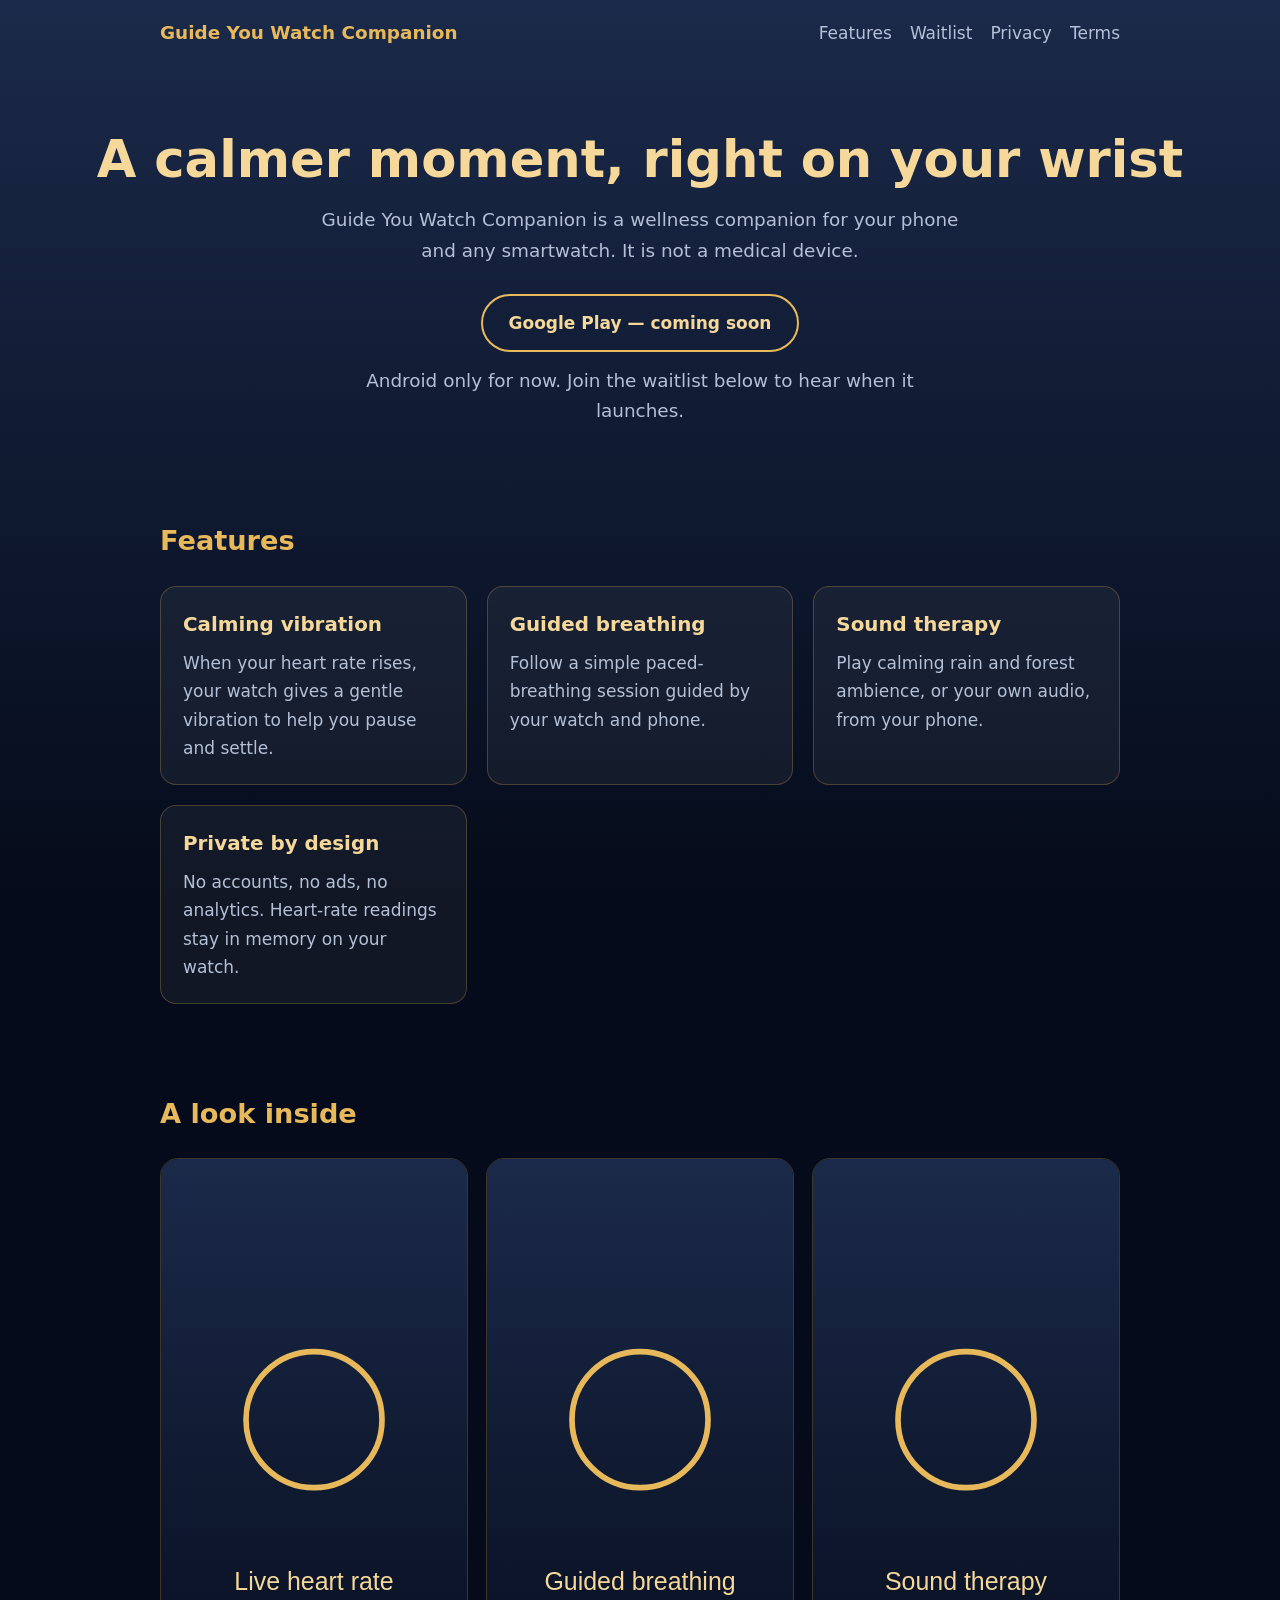
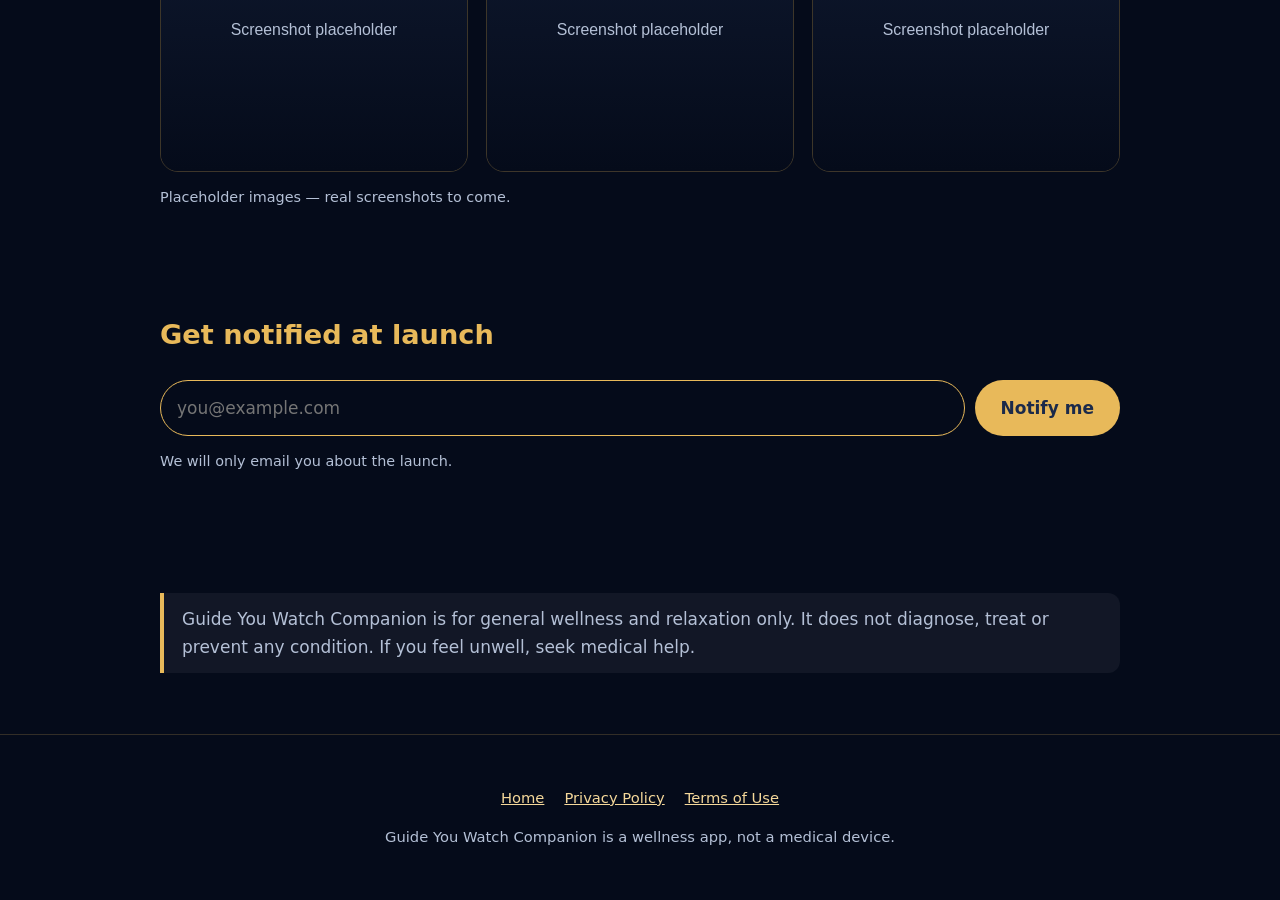
<file: index.html>
<!doctype html>
<html lang="en"><head><meta charset="utf-8"><meta name="viewport" content="width=device-width,initial-scale=1">
<title>Guide You Watch Companion</title>
<meta name="description" content="A wellness companion for your phone and any smartwatch: calming vibration on elevated heart rate, guided breathing and sound therapy.">
<meta property="og:type" content="website"><meta property="og:site_name" content="Guide You Watch Companion"><meta property="og:title" content="Guide You Watch Companion"><meta property="og:description" content="A wellness companion for your phone and any smartwatch: calming vibration on elevated heart rate, guided breathing and sound therapy."><meta property="og:url" content="https://ayushkaf.github.io/guideyou-watch-companion-website/"><meta property="og:image" content="https://ayushkaf.github.io/guideyou-watch-companion-website/assets/og-image.png"><meta name="twitter:card" content="summary_large_image"><link rel="canonical" href="https://ayushkaf.github.io/guideyou-watch-companion-website/"><link rel="icon" href="favicon.svg" type="image/svg+xml"><link rel="stylesheet" href="style.css"></head><body>
<header class="site"><div class="wrap"><a class="brand" href="index.html">Guide You Watch Companion</a><nav aria-label="Main"><a href="#features">Features</a><a href="#waitlist">Waitlist</a><a href="privacy.html">Privacy</a><a href="terms.html">Terms</a></nav></div></header>
<main>
<div class="hero"><h1>A calmer moment, right on your wrist</h1>
<p>Guide You Watch Companion is a wellness companion for your phone and any smartwatch. It is not a medical device.</p>
<span class="btn off">Google Play &mdash; coming soon</span>
<p class="note">Android only for now. Join the waitlist below to hear when it launches.</p></div>
<section id="features"><div class="wrap"><h2>Features</h2><div class="grid">
<div class="card"><h3>Calming vibration</h3><p>When your heart rate rises, your watch gives a gentle vibration to help you pause and settle.</p></div>
<div class="card"><h3>Guided breathing</h3><p>Follow a simple paced-breathing session guided by your watch and phone.</p></div>
<div class="card"><h3>Sound therapy</h3><p>Play calming rain and forest ambience, or your own audio, from your phone.</p></div>
<div class="card"><h3>Private by design</h3><p>No accounts, no ads, no analytics. Heart-rate readings stay in memory on your watch.</p></div>
</div></div></section>
<section><div class="wrap"><h2>A look inside</h2><div class="shots">
<img src="assets/shot1.svg" alt="Placeholder screenshot: live heart rate screen" width="270" height="540">
<img src="assets/shot2.svg" alt="Placeholder screenshot: guided breathing screen" width="270" height="540">
<img src="assets/shot3.svg" alt="Placeholder screenshot: sound therapy screen" width="270" height="540">
</div><p class="note">Placeholder images &mdash; real screenshots to come.</p></div></section>
<section id="waitlist"><div class="wrap"><h2>Get notified at launch</h2>
<form id="wl" action="https://formspree.io/f/YOUR_FORM_ID" method="POST"><label for="email" class="sr">Email address</label>
<input id="email" type="email" name="email" placeholder="you@example.com" required autocomplete="email"><button class="btn" type="submit">Notify me</button></form>
<p class="note" id="wlmsg" role="status">We will only email you about the launch.</p></div></section>
<section><div class="wrap"><p class="disclaimer">Guide You Watch Companion is for general wellness and relaxation only. It does not diagnose, treat or prevent any condition. If you feel unwell, seek medical help.</p></div></section>
</main>
<footer><div class="wrap"><p><a href="index.html">Home</a><a href="privacy.html">Privacy Policy</a><a href="terms.html">Terms of Use</a></p><p>Guide You Watch Companion is a wellness app, not a medical device.</p></div></footer>
<script>
document.getElementById('wl').addEventListener('submit',function(e){
 e.preventDefault();
 var f=e.target,m=document.getElementById('wlmsg');
 if(f.action.indexOf('YOUR_FORM_ID')>-1){m.textContent='The waitlist is not switched on yet. Please check back soon.';return}
 fetch(f.action,{method:'POST',body:new FormData(f),headers:{Accept:'application/json'}}).then(function(r){
  if(r.ok){f.reset();m.textContent='Thanks! We will let you know at launch.'}else{m.textContent='Sorry, the form service rejected that (status '+r.status+'). Please try again later.'}
 }).catch(function(){m.textContent='Could not reach the form service. Check your connection and try again.'})
});
</script>
</body></html>
</file>
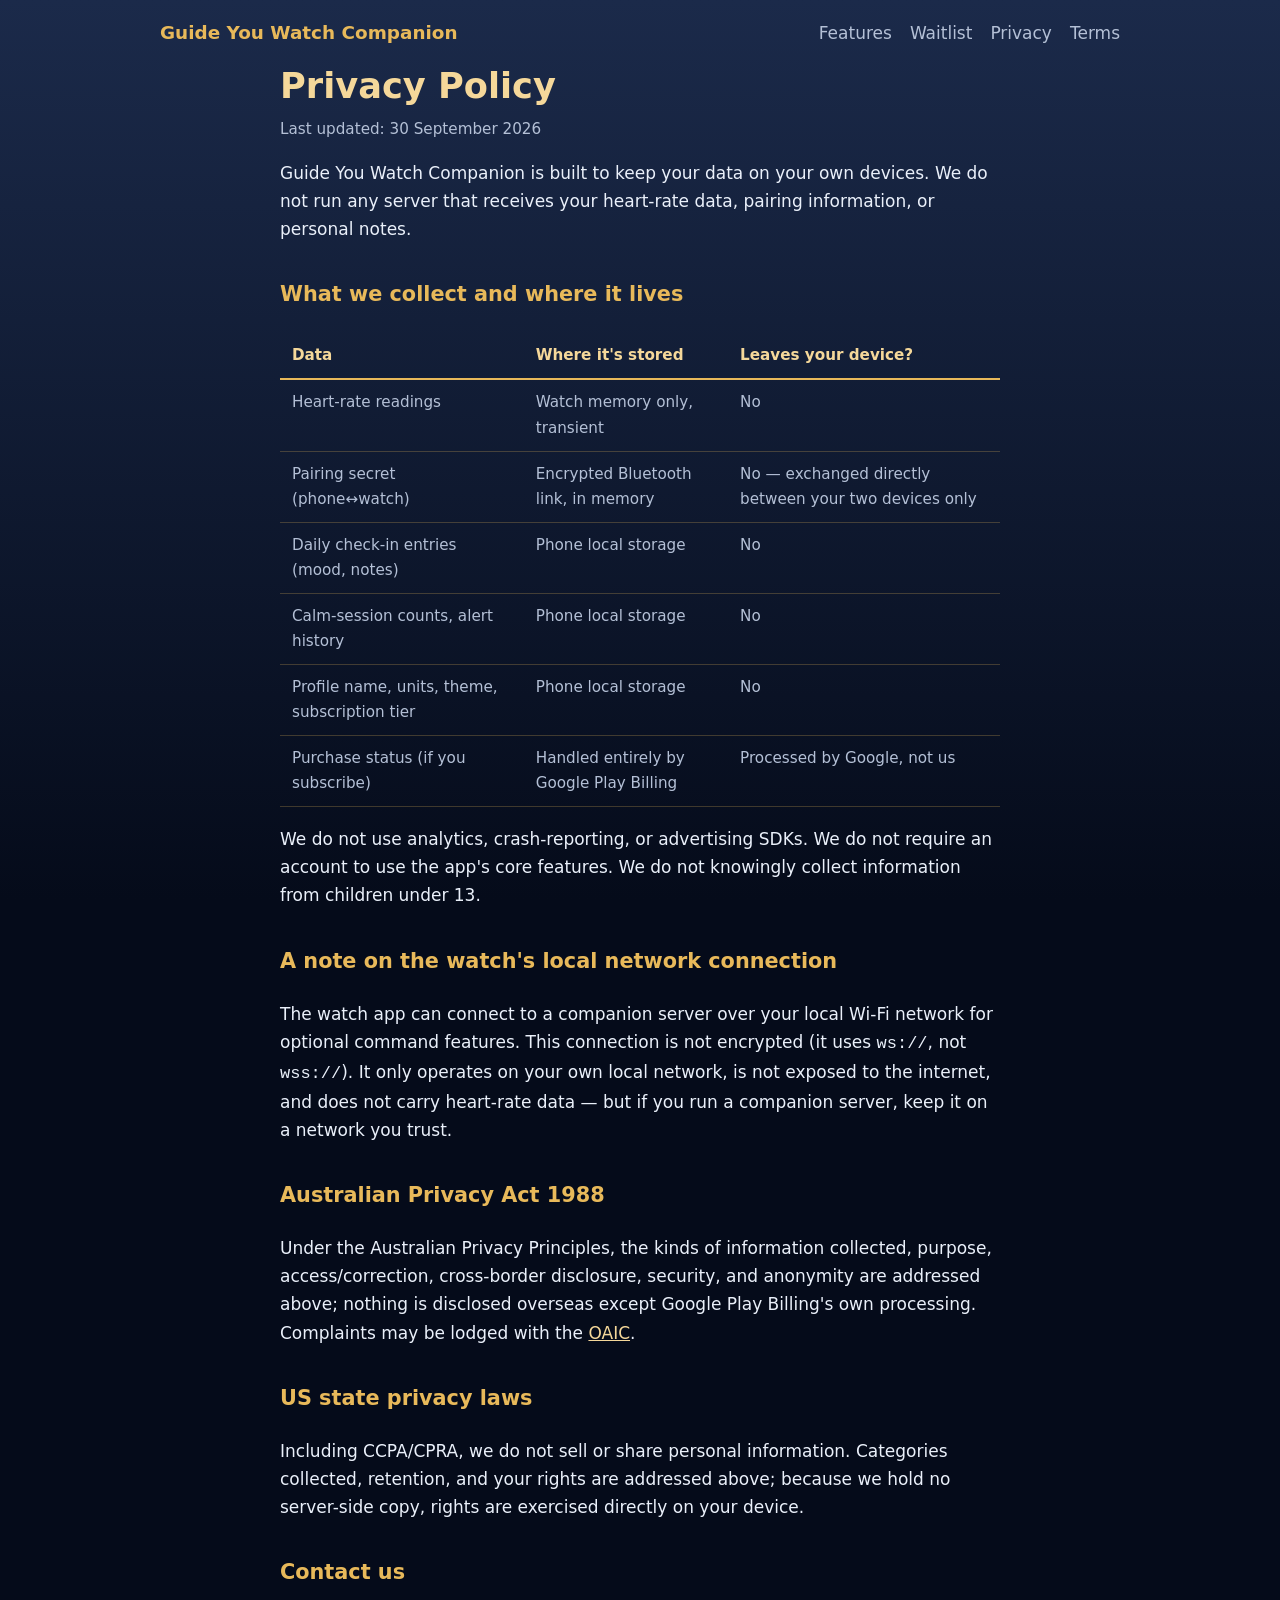
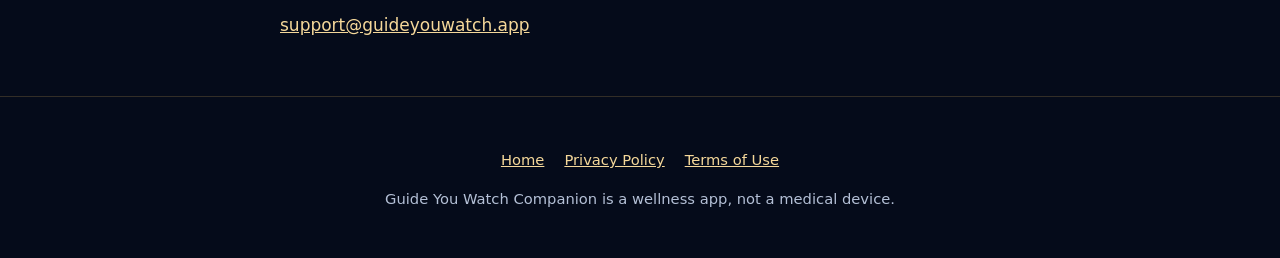
<file: privacy.html>
﻿<!doctype html>
<html lang="en"><head><meta charset="utf-8"><meta name="viewport" content="width=device-width,initial-scale=1">
<title>Privacy Policy - Guide You Watch Companion</title>
<meta property="og:type" content="website"><meta property="og:site_name" content="Guide You Watch Companion"><meta property="og:title" content="Privacy Policy - Guide You Watch Companion"><meta property="og:description" content="How Guide You Watch Companion handles your data: what stays on your watch and phone, and what never leaves them."><meta property="og:url" content="https://ayushkaf.github.io/guideyou-watch-companion-website/privacy.html"><meta property="og:image" content="https://ayushkaf.github.io/guideyou-watch-companion-website/assets/og-image.png"><meta name="twitter:card" content="summary_large_image"><link rel="canonical" href="https://ayushkaf.github.io/guideyou-watch-companion-website/privacy.html"><meta name="description" content="How Guide You Watch Companion handles your data: what stays on your watch and phone, and what never leaves them."><link rel="icon" href="favicon.svg" type="image/svg+xml"><link rel="stylesheet" href="style.css"></head><body>
<header class="site"><div class="wrap"><a class="brand" href="index.html">Guide You Watch Companion</a><nav aria-label="Main"><a href="index.html#features">Features</a><a href="index.html#waitlist">Waitlist</a><a href="privacy.html">Privacy</a><a href="terms.html">Terms</a></nav></div></header>
<main class="wrap doc"><h1>Privacy Policy</h1>
<p class="updated">Last updated: 30 September 2026</p>
<p>Guide You Watch Companion is built to keep your data on your own devices. We do not run any server that receives your heart-rate data, pairing information, or personal notes.</p>
<h2>What we collect and where it lives</h2>
<table><thead><tr><th>Data</th><th>Where it's stored</th><th>Leaves your device?</th></tr></thead>
<tbody>
<tr><td data-label="Data">Heart-rate readings</td><td data-label="Where it's stored">Watch memory only, transient</td><td data-label="Leaves your device?">No</td></tr>
<tr><td data-label="Data">Pairing secret (phone&harr;watch)</td><td data-label="Where it's stored">Encrypted Bluetooth link, in memory</td><td data-label="Leaves your device?">No &mdash; exchanged directly between your two devices only</td></tr>
<tr><td data-label="Data">Daily check-in entries (mood, notes)</td><td data-label="Where it's stored">Phone local storage</td><td data-label="Leaves your device?">No</td></tr>
<tr><td data-label="Data">Calm-session counts, alert history</td><td data-label="Where it's stored">Phone local storage</td><td data-label="Leaves your device?">No</td></tr>
<tr><td data-label="Data">Profile name, units, theme, subscription tier</td><td data-label="Where it's stored">Phone local storage</td><td data-label="Leaves your device?">No</td></tr>
<tr><td data-label="Data">Purchase status (if you subscribe)</td><td data-label="Where it's stored">Handled entirely by Google Play Billing</td><td data-label="Leaves your device?">Processed by Google, not us</td></tr>
</tbody></table>
<p>We do not use analytics, crash-reporting, or advertising SDKs. We do not require an account to use the app's core features. We do not knowingly collect information from children under 13.</p>
<h2>A note on the watch's local network connection</h2>
<p>The watch app can connect to a companion server over your local Wi-Fi network for optional command features. This connection is not encrypted (it uses <code>ws://</code>, not <code>wss://</code>). It only operates on your own local network, is not exposed to the internet, and does not carry heart-rate data &mdash; but if you run a companion server, keep it on a network you trust.</p>
<h2>Australian Privacy Act 1988</h2>
<p>Under the Australian Privacy Principles, the kinds of information collected, purpose, access/correction, cross-border disclosure, security, and anonymity are addressed above; nothing is disclosed overseas except Google Play Billing's own processing. Complaints may be lodged with the <a href="https://www.oaic.gov.au/">OAIC</a>.</p>
<h2>US state privacy laws</h2>
<p>Including CCPA/CPRA, we do not sell or share personal information. Categories collected, retention, and your rights are addressed above; because we hold no server-side copy, rights are exercised directly on your device.</p>
<h2>Contact us</h2><p><a href="mailto:support@guideyouwatch.app">support@guideyouwatch.app</a></p>
</main>
<footer><div class="wrap"><p><a href="index.html">Home</a><a href="privacy.html">Privacy Policy</a><a href="terms.html">Terms of Use</a></p><p>Guide You Watch Companion is a wellness app, not a medical device.</p></div></footer>
</body></html>
</file>
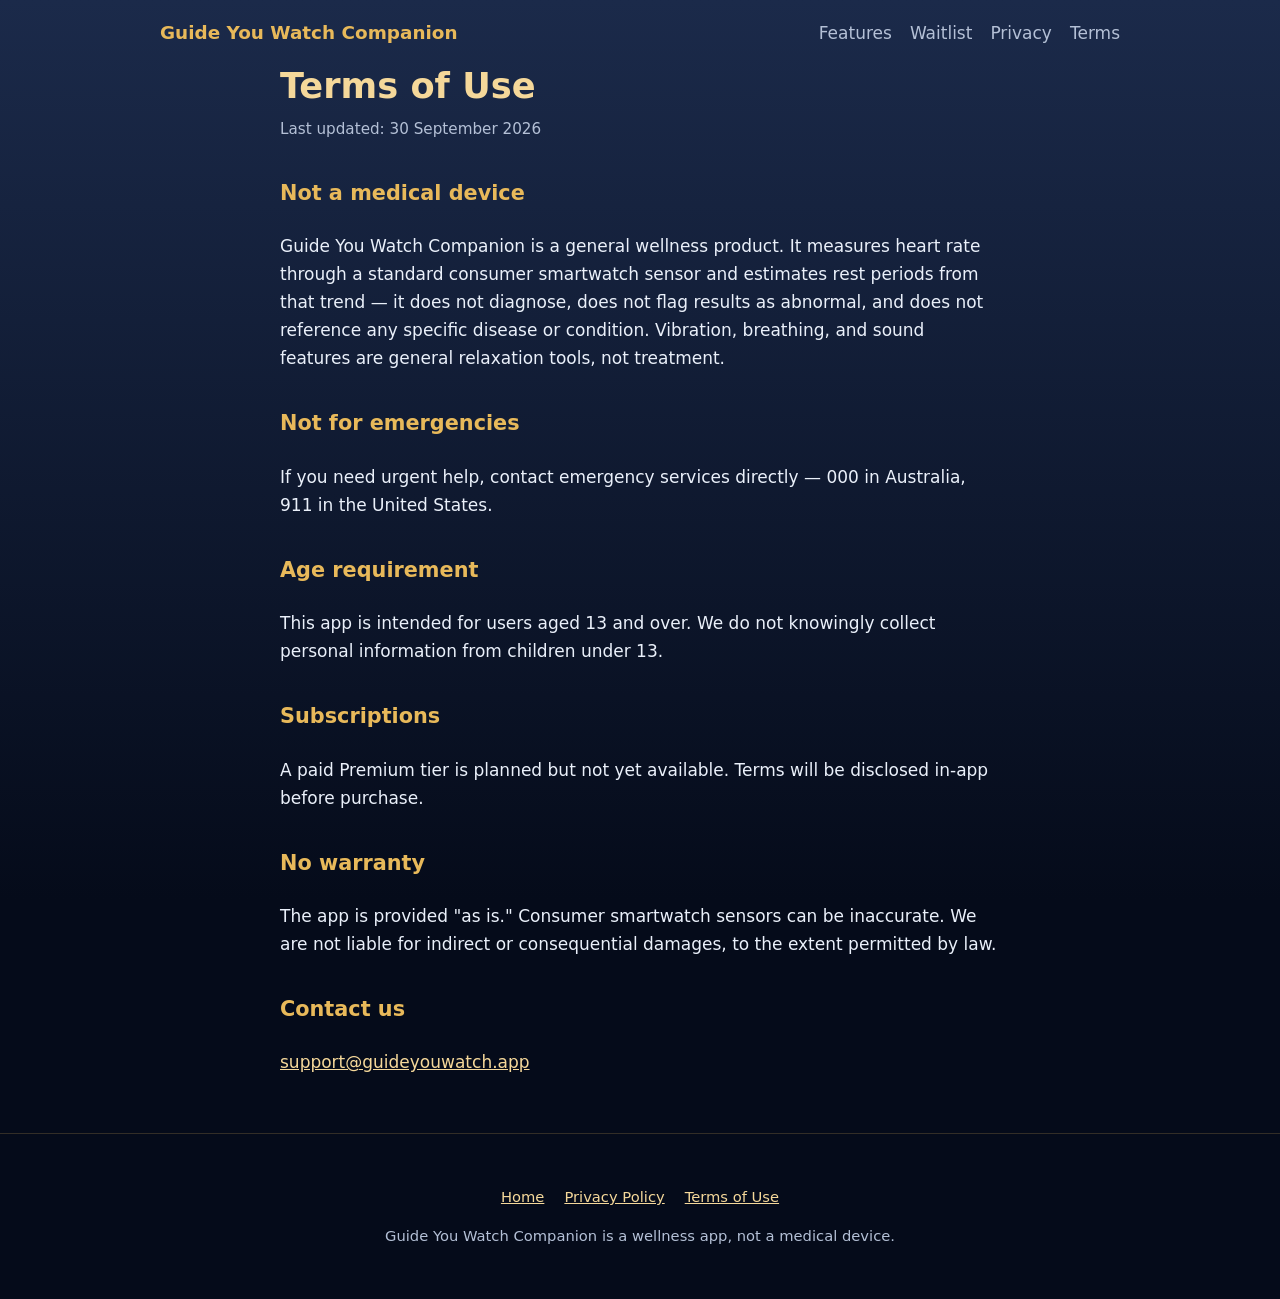
<file: terms.html>
﻿<!doctype html>
<html lang="en"><head><meta charset="utf-8"><meta name="viewport" content="width=device-width,initial-scale=1">
<title>Terms of Use - Guide You Watch Companion</title>
<meta property="og:type" content="website"><meta property="og:site_name" content="Guide You Watch Companion"><meta property="og:title" content="Terms of Use - Guide You Watch Companion"><meta property="og:description" content="The terms for using Guide You Watch Companion, a wellness app that is not a medical device."><meta property="og:url" content="https://ayushkaf.github.io/guideyou-watch-companion-website/terms.html"><meta property="og:image" content="https://ayushkaf.github.io/guideyou-watch-companion-website/assets/og-image.png"><meta name="twitter:card" content="summary_large_image"><link rel="canonical" href="https://ayushkaf.github.io/guideyou-watch-companion-website/terms.html"><meta name="description" content="The terms for using Guide You Watch Companion, a wellness app that is not a medical device."><link rel="icon" href="favicon.svg" type="image/svg+xml"><link rel="stylesheet" href="style.css"></head><body>
<header class="site"><div class="wrap"><a class="brand" href="index.html">Guide You Watch Companion</a><nav aria-label="Main"><a href="index.html#features">Features</a><a href="index.html#waitlist">Waitlist</a><a href="privacy.html">Privacy</a><a href="terms.html">Terms</a></nav></div></header>
<main class="wrap doc"><h1>Terms of Use</h1>
<p class="updated">Last updated: 30 September 2026</p>
<h2>Not a medical device</h2><p>Guide You Watch Companion is a general wellness product. It measures heart rate through a standard consumer smartwatch sensor and estimates rest periods from that trend &mdash; it does not diagnose, does not flag results as abnormal, and does not reference any specific disease or condition. Vibration, breathing, and sound features are general relaxation tools, not treatment.</p>
<h2>Not for emergencies</h2><p>If you need urgent help, contact emergency services directly &mdash; 000 in Australia, 911 in the United States.</p>
<h2>Age requirement</h2><p>This app is intended for users aged 13 and over. We do not knowingly collect personal information from children under 13.</p>
<h2>Subscriptions</h2><p>A paid Premium tier is planned but not yet available. Terms will be disclosed in-app before purchase.</p>
<h2>No warranty</h2><p>The app is provided "as is." Consumer smartwatch sensors can be inaccurate. We are not liable for indirect or consequential damages, to the extent permitted by law.</p>
<h2>Contact us</h2><p><a href="mailto:support@guideyouwatch.app">support@guideyouwatch.app</a></p>
</main>
<footer><div class="wrap"><p><a href="index.html">Home</a><a href="privacy.html">Privacy Policy</a><a href="terms.html">Terms of Use</a></p><p>Guide You Watch Companion is a wellness app, not a medical device.</p></div></footer>
</body></html>
</file>
<file: style.css>
:root{--navy1:#1B2A4A;--navy2:#050B1A;--gold:#E8B95A;--gold-l:#F5D89A;--text:#EAF0FA;--muted:#B4C0D6}
*{box-sizing:border-box}
html{scroll-behavior:smooth}
body{margin:0;font:17px/1.65 system-ui,-apple-system,"Segoe UI",Roboto,sans-serif;color:var(--text);background:var(--navy2) linear-gradient(180deg,var(--navy1),var(--navy2) 900px) no-repeat}
a{color:var(--gold-l)}a:hover{color:var(--gold)}
:focus-visible{outline:3px solid var(--gold);outline-offset:3px}
.wrap{max-width:1000px;margin:0 auto;padding:0 20px}
header.site{padding:18px 0}header.site .wrap{display:flex;justify-content:space-between;align-items:center;gap:12px;flex-wrap:wrap}
.brand{font-weight:700;color:var(--gold);text-decoration:none;font-size:1.15rem}
nav a{margin-left:18px;text-decoration:none;color:var(--muted)}nav a:hover{color:var(--gold-l)}
.hero{text-align:center;padding:64px 20px 48px}
h1{font-size:clamp(2rem,6vw,3.2rem);line-height:1.15;margin:0 0 16px;color:var(--gold-l)}
.hero p{max-width:640px;margin:0 auto 28px;color:var(--muted);font-size:1.15rem}
.btn{display:inline-block;padding:13px 26px;border-radius:999px;background:var(--gold);color:#1B2A4A;text-decoration:none;border:0;font:inherit;font-weight:700;cursor:pointer}
.btn:hover{background:var(--gold-l);color:#1B2A4A}
.btn.off{background:transparent;color:var(--gold-l);border:2px solid var(--gold);cursor:default}
.note{font-size:.9rem;color:var(--muted);margin-top:14px}
.hero .note{margin:14px auto 0}
section{padding:44px 0}h2{color:var(--gold);font-size:1.7rem;margin:0 0 22px}
.grid{display:grid;grid-template-columns:repeat(auto-fit,minmax(240px,1fr));gap:20px}
.card{background:rgba(255,255,255,.05);border:1px solid rgba(232,185,90,.25);border-radius:16px;padding:22px}
.card h3{margin:0 0 8px;color:var(--gold-l)}.card p{margin:0;color:var(--muted)}
.shots{display:grid;grid-template-columns:repeat(auto-fit,minmax(160px,1fr));gap:18px}
.shots img{width:100%;height:auto;border-radius:18px;border:1px solid rgba(232,185,90,.25);display:block}
form{display:flex;gap:10px;flex-wrap:wrap}
input[type=email]{flex:1 1 240px;padding:13px 16px;border-radius:999px;border:1px solid var(--gold);background:var(--navy2);color:var(--text);font:inherit}
.sr{position:absolute;left:-9999px}
.disclaimer{border-left:4px solid var(--gold);padding:12px 18px;background:rgba(255,255,255,.05);border-radius:0 12px 12px 0;color:var(--muted)}
footer{padding:36px 0;border-top:1px solid rgba(232,185,90,.2);color:var(--muted);font-size:.92rem;text-align:center}
footer a{margin:0 10px}
.doc{max-width:760px;padding-bottom:40px}.doc h1{font-size:2.2rem}.doc h2{font-size:1.3rem;margin-top:34px}.doc li{margin:6px 0}
.doc .updated{color:var(--muted);font-size:.95rem;margin-top:-6px}
.todo{background:#3a2d10;border:1px dashed var(--gold);padding:10px 14px;border-radius:8px}
span.todo{padding:2px 8px}
.doc table{width:100%;border-collapse:collapse;margin:18px 0;font-size:.95rem}
.doc th,.doc td{text-align:left;padding:10px 12px;border-bottom:1px solid rgba(232,185,90,.25);vertical-align:top}
.doc th{color:var(--gold-l);border-bottom:2px solid var(--gold)}
.doc td{color:var(--muted)}
@media (max-width:600px){.doc table,.doc thead,.doc tbody,.doc th,.doc td,.doc tr{display:block}.doc thead{display:none}.doc tr{margin-bottom:14px;border-bottom:1px solid rgba(232,185,90,.25);padding-bottom:10px}.doc td{border:0;padding:4px 0}.doc td:before{content:attr(data-label);display:block;color:var(--gold-l);font-size:.8rem;font-weight:700;margin-bottom:2px}}
</file>
